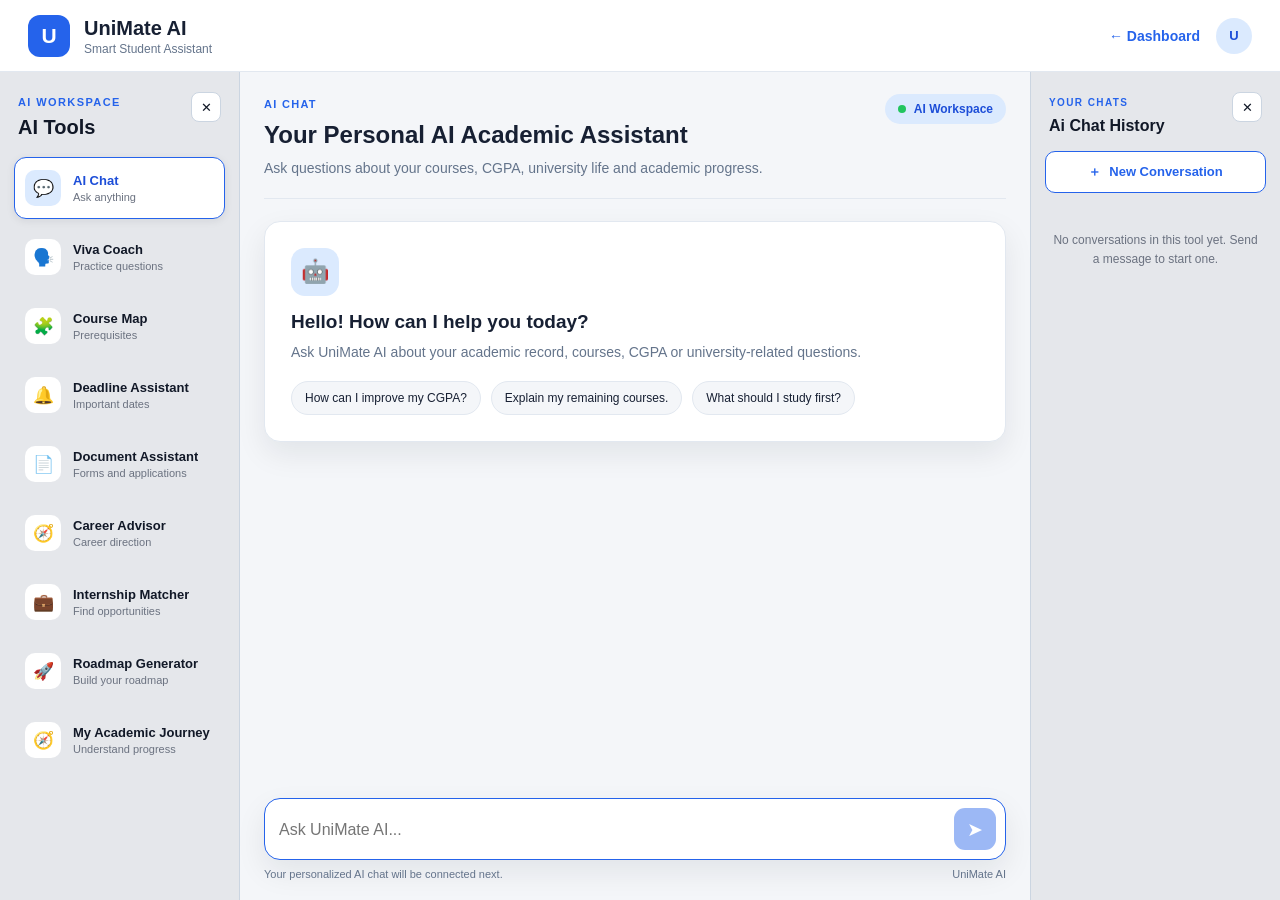
<file: frontend/ai-assistant.html>
<!DOCTYPE html>
<html lang="en">
<head>
    <meta charset="UTF-8">
    <meta name="viewport" content="width=device-width, initial-scale=1.0">
    <title>UniMate AI Assistant</title>
    <link rel="stylesheet" href="css/ai-assistant.css">
</head>
<body class="theme-chat">

    <div class="ai-app">

        <header class="ai-header">
            <div class="ai-brand">
                <button class="mobile-sidebar-button" id="openToolsSidebar" aria-label="Open tools sidebar">☰</button>
                <div class="brand-logo">U</div>
                <div>
                    <h1>UniMate AI</h1>
                    <p>Smart Student Assistant</p>
                </div>
            </div>

            <div class="header-actions">
                <a href="dashboard.html" class="back-dashboard">← Dashboard</a>
                <div class="student-avatar" id="studentAvatar">U</div>
                <button class="mobile-sidebar-button" id="openHistorySidebarMobile" aria-label="Open chat history sidebar">🕘</button>
            </div>
        </header>

        <main class="ai-workspace">

            <aside class="tools-sidebar" id="toolsSidebar">
                <div class="tools-heading">
                    <div>
                        <span>AI WORKSPACE</span>
                        <h2>AI Tools</h2>
                    </div>
                    <button class="sidebar-close-btn" id="closeToolsSidebar" aria-label="Close tools sidebar">✕</button>
                </div>

                <div class="tools-list">
                    <button class="tool-button active" data-tool="chat" type="button">
                        <span class="tool-icon">💬</span>
                        <span class="tool-text"><strong>AI Chat</strong><small>Ask anything</small></span>
                    </button>

                    <button class="tool-button" data-tool="viva" type="button">
                        <span class="tool-icon">🗣️</span>
                        <span class="tool-text"><strong>Viva Coach</strong><small>Practice questions</small></span>
                    </button>

                    <button class="tool-button" data-tool="course-map" type="button">
                        <span class="tool-icon">🧩</span>
                        <span class="tool-text"><strong>Course Map</strong><small>Prerequisites</small></span>
                    </button>

                    <button class="tool-button" data-tool="deadlines" type="button">
                        <span class="tool-icon">🔔</span>
                        <span class="tool-text"><strong>Deadline Assistant</strong><small>Important dates</small></span>
                    </button>

                    <button class="tool-button" data-tool="documents" type="button">
                        <span class="tool-icon">📄</span>
                        <span class="tool-text"><strong>Document Assistant</strong><small>Forms and applications</small></span>
                    </button>

                    <button class="tool-button" data-tool="career" type="button">
                        <span class="tool-icon">🧭</span>
                        <span class="tool-text"><strong>Career Advisor</strong><small>Career direction</small></span>
                    </button>

                    <button class="tool-button" data-tool="internships" type="button">
                        <span class="tool-icon">💼</span>
                        <span class="tool-text"><strong>Internship Matcher</strong><small>Find opportunities</small></span>
                    </button>

                    <button class="tool-button" data-tool="roadmap" type="button">
                        <span class="tool-icon">🚀</span>
                        <span class="tool-text"><strong>Roadmap Generator</strong><small>Build your roadmap</small></span>
                    </button>

                    <button class="tool-button" data-tool="journey" type="button">
                        <span class="tool-icon">🧭</span>
                        <span class="tool-text"><strong>My Academic Journey</strong><small>Understand progress</small></span>
                    </button>
                </div>
            </aside>

            <button class="sidebar-handle sidebar-handle-left" id="openToolsHandle" aria-label="Open tools sidebar">›</button>

            <section class="ai-content">
                <div class="content-top">
                    <div>
                        <span class="tool-label" id="selectedToolLabel">AI CHAT</span>
                        <h2 id="selectedToolTitle">Your Personal AI Academic Assistant</h2>
                        <p id="selectedToolDescription">
                            Ask questions about your courses, CGPA, university life and academic progress.
                        </p>
                    </div>

                    <div class="ai-status">
                        <span></span>
                        AI Workspace
                    </div>
                </div>

                <div class="welcome-card" id="welcomeCard">
                    <div class="welcome-icon">🤖</div>
                    <h3 id="welcomeTitle">Hello! How can I help you today?</h3>
                    <p id="welcomeDescription">Ask UniMate AI about your academic record, courses, CGPA or university-related questions.</p>

                    <div class="suggestion-list" id="suggestionList">
                        <button type="button" class="suggestion-button">How can I improve my CGPA?</button>
                        <button type="button" class="suggestion-button">Explain my remaining courses.</button>
                        <button type="button" class="suggestion-button">What should I study first?</button>
                    </div>
                </div>

                <div class="chat-messages" id="chatMessages"></div>

                <div class="input-area">
                    <div class="input-wrapper">
                        <textarea id="aiInput" rows="1" placeholder="Ask UniMate AI..."></textarea>
                        <button id="sendButton" type="button" aria-label="Send message" disabled>➤</button>
                    </div>

                    <div class="input-footer">
                        <span id="inputHint">Your AI assistant is ready.</span>
                        <span>UniMate AI</span>
                    </div>
                </div>
            </section>

            <button class="sidebar-handle sidebar-handle-right" id="openHistoryHandle" aria-label="Open chat history sidebar">‹</button>

            <aside class="history-sidebar" id="historySidebar">
                <div class="sidebar-heading">
                    <div>
                        <span class="sidebar-label">YOUR CHATS</span>
                        <h3 id="historyTitle">AI Chat History</h3>
                    </div>

                    <button class="sidebar-close-btn" id="closeHistorySidebar" aria-label="Close chat history sidebar">✕</button>
                </div>

                <button class="new-chat-button" id="newChatButton" type="button">
                    <span>＋</span>
                    New Conversation
                </button>

                <div class="history-list" id="historyList"></div>
            </aside>
        </main>
    </div>

    <div class="sidebar-overlay" id="sidebarOverlay"></div>

    <script src="script/ai-assistant.js"></script>
</body>
</html>
</file>
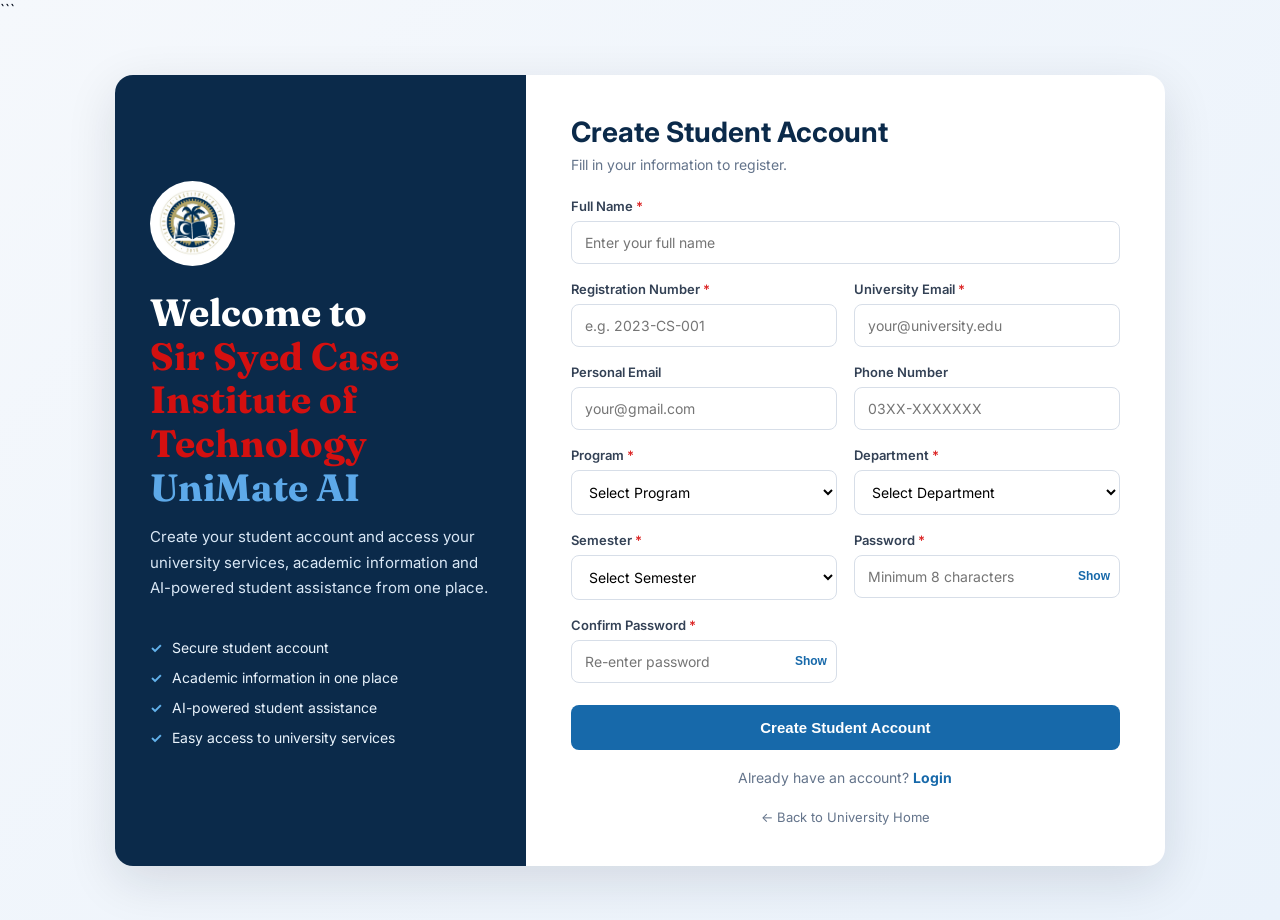
<file: frontend/register.html>
<!DOCTYPE html>

<html lang="en">
<head>
    <meta charset="UTF-8">
    <meta name="viewport" content="width=device-width, initial-scale=1.0">

```
<title>Student Registration | UniMate AI</title>

<!-- Existing project fonts -->
<link rel="preconnect" href="https://fonts.googleapis.com">
<link rel="preconnect" href="https://fonts.gstatic.com" crossorigin>
<link href="https://fonts.googleapis.com/css2?family=Fraunces:opsz,wght@9..144,400;9..144,600&family=Inter:wght@400;500;600;700&display=swap" rel="stylesheet">
<style>
    * {
        margin: 0;
        padding: 0;
        box-sizing: border-box;
    }

    body {
        font-family: "Inter", sans-serif;
        min-height: 100vh;
        background: linear-gradient(135deg, #f5f8fc, #eaf2fb);
        color: #111827;
    }

    .page {
        min-height: 100vh;
        display: flex;
        align-items: center;
        justify-content: center;
        padding: 30px 20px;
    }

    .register-container {
        width: 100%;
        max-width: 1050px;
        display: grid;
        grid-template-columns: 0.9fr 1.4fr;
        background: #ffffff;
        border-radius: 18px;
        overflow: hidden;
        box-shadow: 0 15px 50px rgba(15, 23, 42, 0.12);
    }

    /* LEFT SIDE */
    .welcome-section {
        background: #0b2a4a;
        color: white;
        padding: 45px 35px;
        display: flex;
        flex-direction: column;
        justify-content: center;
    }

    .logo {
        width: 85px;
        height: 85px;
        object-fit: contain;
        background: white;
        border-radius: 50%;
        padding: 8px;
        margin-bottom: 25px;
    }

    .welcome-section h1 {
        font-family: "Fraunces", serif;
        font-size: 38px;
        line-height: 1.15;
        margin-bottom: 15px;
    }

    .welcome-section h1 span {
        color: #5da9e9;
    }

    .welcome-section p {
        color: #d9e7f5;
        line-height: 1.7;
        font-size: 15px;
        margin-bottom: 25px;
    }

    .features {
        list-style: none;
    }

    .features li {
        margin: 13px 0;
        color: #e9f3fc;
        font-size: 14px;
    }

    .features li::before {
        content: "✓";
        color: #63b3ed;
        font-weight: 700;
        margin-right: 10px;
    }

    /* RIGHT SIDE */
    .form-section {
        padding: 40px 45px;
    }

    .form-header {
        margin-bottom: 25px;
    }

    .form-header h2 {
        font-size: 28px;
        color: #0b2a4a;
        margin-bottom: 7px;
    }

    .form-header p {
        color: #64748b;
        font-size: 14px;
    }

    .form-grid {
        display: grid;
        grid-template-columns: 1fr 1fr;
        gap: 17px;
    }

    .form-group {
        display: flex;
        flex-direction: column;
    }

    .full-width {
        grid-column: 1 / -1;
    }

    label {
        font-size: 13px;
        font-weight: 600;
        color: #334155;
        margin-bottom: 7px;
    }

    input,
    select {
        width: 100%;
        padding: 12px 13px;
        border: 1px solid #d7dee8;
        border-radius: 8px;
        outline: none;
        background: #ffffff;
        font-family: inherit;
        font-size: 14px;
        transition: 0.2s;
    }

    input:focus,
    select:focus {
        border-color: #1769aa;
        box-shadow: 0 0 0 3px rgba(23, 105, 170, 0.1);
    }

    .password-wrapper {
        position: relative;
    }

    .password-wrapper input {
        padding-right: 75px;
    }

    .show-password {
        position: absolute;
        right: 10px;
        top: 50%;
        transform: translateY(-50%);
        border: none;
        background: transparent;
        color: #1769aa;
        font-size: 12px;
        font-weight: 600;
        cursor: pointer;
    }

    .register-btn {
        grid-column: 1 / -1;
        border: none;
        border-radius: 8px;
        padding: 14px;
        background: #1769aa;
        color: white;
        font-size: 15px;
        font-weight: 700;
        cursor: pointer;
        transition: 0.2s;
        margin-top: 5px;
    }

    .register-btn:hover {
        background: #0f558d;
    }

    .login-link {
        grid-column: 1 / -1;
        text-align: center;
        color: #64748b;
        font-size: 14px;
        margin-top: 2px;
    }

    .login-link a {
        color: #1769aa;
        font-weight: 700;
        text-decoration: none;
    }

    .login-link a:hover {
        text-decoration: underline;
    }

    .back-home {
        text-align: center;
        margin-top: 20px;
    }

    .back-home a {
        color: #64748b;
        font-size: 13px;
        text-decoration: none;
    }

    .back-home a:hover {
        color: #1769aa;
    }

    .required {
        color: #dc2626;
    }

    /* MOBILE */
    @media (max-width: 800px) {
        .register-container {
            grid-template-columns: 1fr;
            max-width: 600px;
        }

        .welcome-section {
            padding: 35px 30px;
        }

        .welcome-section h1 {
            font-size: 32px;
        }

        .features {
            display: none;
        }

        .form-section {
            padding: 35px 30px;
        }
    }

    @media (max-width: 550px) {
        .page {
            padding: 15px;
        }

        .form-section {
            padding: 28px 20px;
        }

        .welcome-section {
            padding: 30px 20px;
        }

        .form-grid {
            grid-template-columns: 1fr;
        }

        .full-width,
        .register-btn,
        .login-link {
            grid-column: auto;
        }

        .logo {
            width: 70px;
            height: 70px;
        }

        .welcome-section h1 {
            font-size: 28px;
        }

        .form-header h2 {
            font-size: 24px;
        }
    }
</style>

</head>

<body>

<div class="page">
<div class="register-container">

    <!-- LEFT / WELCOME -->
    <section class="welcome-section">

        <!-- Change this filename only if your logo has a different name -->
        <img
            src="images/Sir Syed Case Institute.jpg"
            alt="University Logo"
            class="logo"
        >

        <h1>
            Welcome to<br> <span style="color: rgb(212, 16, 16);">Sir Syed Case Institute of Technology</span><br><span>UniMate AI</span>
        </h1>

        <p>
            Create your student account and access your university
            services, academic information and AI-powered student
            assistance from one place.
        </p>

        <ul class="features">
            <li>Secure student account</li>
            <li>Academic information in one place</li>
            <li>AI-powered student assistance</li>
            <li>Easy access to university services</li>
        </ul>

    </section>


    <!-- RIGHT / FORM -->
    <section class="form-section">

        <div class="form-header">
            <h2>Create Student Account</h2>
            <p>Fill in your information to register.</p>
        </div>

        <form id="registerForm">

            <div class="form-grid">

                <!-- FULL NAME -->
                <div class="form-group full-width">
                    <label for="fullName">
                        Full Name <span class="required">*</span>
                    </label>

                    <input
                        type="text"
                        id="fullName"
                        name="fullName"
                        placeholder="Enter your full name"
                        required
                    >
                </div>


                <!-- REGISTRATION NUMBER -->
                <div class="form-group">
                    <label for="registrationNumber">
                        Registration Number <span class="required">*</span>
                    </label>

                    <input
                        type="text"
                        id="registrationNumber"
                        name="registrationNumber"
                        placeholder="e.g. 2023-CS-001"
                        required
                    >
                </div>


                <!-- UNIVERSITY EMAIL -->
                <div class="form-group">
                    <label for="universityEmail">
                        University Email <span class="required">*</span>
                    </label>

                    <input
                        type="email"
                        id="universityEmail"
                        name="universityEmail"
                        placeholder="your@university.edu"
                        required
                    >
                </div>


                <!-- PERSONAL EMAIL -->
                <div class="form-group">
                    <label for="personalEmail">
                        Personal Email
                    </label>

                    <input
                        type="email"
                        id="personalEmail"
                        name="personalEmail"
                        placeholder="your@gmail.com"
                    >
                </div>


                <!-- PHONE -->
                <div class="form-group">
                    <label for="phoneNumber">
                        Phone Number
                    </label>

                    <input
                        type="tel"
                        id="phoneNumber"
                        name="phoneNumber"
                        placeholder="03XX-XXXXXXX"
                    >
                </div>


                <!-- PROGRAM -->
                <div class="form-group">
                    <label for="program">
                        Program <span class="required">*</span>
                    </label>

                    <select id="program" name="program" required>
                        <option value="">Select Program</option>
                        <option value="BS Computer Science">BS Computer Science</option>
                        <option value="BS Software Engineering">BS Software Engineering</option>
                        <option value="BS Information Technology">BS Information Technology</option>
                        <option value="BS Artificial Intelligence">BS Artificial Intelligence</option>
                        <option value="BS Data Science">BS Data Science</option>
                    </select>
                </div>


                <!-- DEPARTMENT -->
                <div class="form-group">
                    <label for="department">
                        Department <span class="required">*</span>
                    </label>

                    <select id="department" name="department" required>
                        <option value="">Select Department</option>
                        <option value="Computer Science">Computer Science</option>
                        <option value="Software Engineering">Software Engineering</option>
                        <option value="Information Technology">Information Technology</option>
                        <option value="Artificial Intelligence">Artificial Intelligence</option>
                        <option value="Data Science">Data Science</option>
                    </select>
                </div>


                <!-- SEMESTER -->
                <div class="form-group">
                    <label for="semester">
                        Semester <span class="required">*</span>
                    </label>

                    <select id="semester" name="semester" required>
                        <option value="">Select Semester</option>
                        <option value="1">1st Semester</option>
                        <option value="2">2nd Semester</option>
                        <option value="3">3rd Semester</option>
                        <option value="4">4th Semester</option>
                        <option value="5">5th Semester</option>
                        <option value="6">6th Semester</option>
                        <option value="7">7th Semester</option>
                        <option value="8">8th Semester</option>
                    </select>
                </div>


                <!-- PASSWORD -->
                <div class="form-group">
                    <label for="password">
                        Password <span class="required">*</span>
                    </label>

                    <div class="password-wrapper">
                        <input
                            type="password"
                            id="password"
                            name="password"
                            placeholder="Minimum 8 characters"
                            minlength="8"
                            required
                        >

                        <button
                            type="button"
                            class="show-password"
                            onclick="togglePassword('password', this)"
                        >
                            Show
                        </button>
                    </div>
                </div>


                <!-- CONFIRM PASSWORD -->
                <div class="form-group">
                    <label for="confirmPassword">
                        Confirm Password <span class="required">*</span>
                    </label>

                    <div class="password-wrapper">
                        <input
                            type="password"
                            id="confirmPassword"
                            name="confirmPassword"
                            placeholder="Re-enter password"
                            minlength="8"
                            required
                        >

                        <button
                            type="button"
                            class="show-password"
                            onclick="togglePassword('confirmPassword', this)"
                        >
                            Show
                        </button>
                    </div>
                </div>


                <!-- REGISTER -->
                <button
                    type="submit"
                    class="register-btn"
                >
                    Create Student Account
                </button>


                <!-- LOGIN -->
                <div class="login-link">
                    Already have an account?
                    <a href="login.html">Login</a>
                </div>

            </div>

        </form>

        <div class="back-home">
            <a href="index.html">← Back to University Home</a>
        </div>

    </section>

</div>


</div>

<script>

    function togglePassword(inputId, button) {

        const input = document.getElementById(inputId);

        if (input.type === "password") {
            input.type = "text";
            button.textContent = "Hide";
        } else {
            input.type = "password";
            button.textContent = "Show";
        }

    }

</script>

<script src="script/auth.js"></script>

</body>
</html>
</file>
<file: frontend/css/ai-assistant.css>
/* =========================================================
   UNIMATE AI ASSISTANT — STYLES
   Structure:
   1. Root variables (brand + sidebar palette)
   2. Reset & base
   3. App shell (header, workspace)
   4. Left tools sidebar
   5. Sidebar collapse handles
   6. Main chat area (content-top, welcome card, messages, input)
   7. Right history sidebar
   8. Tool color themes
   9. Responsive: laptop / tablet-and-below drawers / phones
========================================================= */

/* 1. Root variables */

:root {
    /* Brand / theme (overridden per tool below) */
    --primary-color: #2563eb;
    --secondary-color: #dbeafe;
    --accent-color: #1d4ed8;

    /* Page + card surfaces */
    --page-background: #f4f6f9;
    --card-background: #ffffff;
    --text-color: #172033;
    --muted-color: #64748b;
    --border-color: #e2e8f0;
    --shadow: 0 12px 30px rgba(15, 23, 42, 0.08);

    /* Sidebar palette — stays gray regardless of active tool theme */
    --sidebar-background: #e5e7eb;
    --sidebar-background-dark: #d1d5db;
    --sidebar-border: #cbd5e1;
    --sidebar-text: #111827;
    --sidebar-muted: #6b7280;
    --sidebar-hover: #d8dbe0;
    --sidebar-item-bg: #eef0f2;

    --header-height: 72px;
}

/* 2. Reset & base */

* {
    margin: 0;
    padding: 0;
    box-sizing: border-box;
}

html, body {
    height: 100%;
}

body {
    background: var(--page-background);
    color: var(--text-color);
    font-family: "Segoe UI", Arial, sans-serif;
    overflow: hidden;
}

button,
textarea {
    font: inherit;
    color: inherit;
}

button {
    cursor: pointer;
}

button:focus-visible,
textarea:focus-visible,
a:focus-visible {
    outline: 2px solid var(--primary-color);
    outline-offset: 2px;
}

img {
    max-width: 100%;
    display: block;
}

/* 3. App shell */

.ai-app {
    height: 100vh;
    height: 100dvh;
    height: var(--app-height, 100dvh);
    display: flex;
    flex-direction: column;
}

.ai-header {
    flex-shrink: 0;
    min-height: var(--header-height);
    padding: 14px 28px;
    background: var(--card-background);
    border-bottom: 1px solid var(--border-color);
    display: flex;
    align-items: center;
    justify-content: space-between;
    gap: 20px;
    z-index: 20;
}

.ai-brand {
    display: flex;
    align-items: center;
    gap: 14px;
}

.brand-logo {
    width: 42px;
    height: 42px;
    border-radius: 12px;
    background: var(--primary-color);
    color: #ffffff;
    display: grid;
    place-items: center;
    font-size: 21px;
    font-weight: 800;
    flex-shrink: 0;
}

.ai-brand h1 {
    font-size: 20px;
    line-height: 1.2;
}

.ai-brand p {
    margin-top: 2px;
    color: var(--muted-color);
    font-size: 12px;
}

.header-actions {
    display: flex;
    align-items: center;
    gap: 16px;
}

.back-dashboard {
    color: var(--primary-color);
    text-decoration: none;
    font-weight: 700;
    font-size: 14px;
    white-space: nowrap;
}

.back-dashboard:hover {
    text-decoration: underline;
}

.student-avatar {
    width: 36px;
    height: 36px;
    border-radius: 50%;
    background: var(--secondary-color);
    color: var(--accent-color);
    display: grid;
    place-items: center;
    font-weight: 800;
    font-size: 13px;
    flex-shrink: 0;
}

.mobile-sidebar-button {
    display: none;
    align-items: center;
    justify-content: center;
    width: 38px;
    height: 38px;
    border: 1px solid var(--border-color);
    border-radius: 10px;
    background: #ffffff;
    color: var(--text-color);
    font-size: 17px;
    flex-shrink: 0;
}

.mobile-sidebar-button:hover {
    background: var(--secondary-color);
    border-color: var(--primary-color);
}

.ai-workspace {
    flex: 1;
    min-height: 0;
    display: flex;
    position: relative;
    overflow: hidden;
}

/* 4. Left tools sidebar */

.tools-sidebar {
    flex: 0 0 268px;
    width: 268px;
    min-height: 0;
    display: flex;
    flex-direction: column;
    background: var(--sidebar-background);
    border-right: 1px solid var(--sidebar-border);
}

.tools-heading {
    flex-shrink: 0;
    padding: 20px 18px 14px;
    display: flex;
    align-items: flex-start;
    justify-content: space-between;
    gap: 10px;
}

.tools-heading span {
    color: var(--primary-color);
    font-size: 11px;
    font-weight: 800;
    letter-spacing: 1.4px;
}

.tools-heading h2 {
    margin-top: 6px;
    font-size: 20px;
    color: var(--sidebar-text);
}

.tools-list {
    flex: 1;
    min-height: 0;
    overflow-y: auto;
    padding: 4px 14px 18px;
}

.tool-button {
    width: 100%;
    display: flex;
    align-items: center;
    gap: 12px;
    text-align: left;
    padding: 12px 10px;
    margin-bottom: 7px;
    border: 1px solid transparent;
    border-radius: 12px;
    background: transparent;
    color: var(--sidebar-text);
    transition: background 0.2s ease, border-color 0.2s ease, transform 0.15s ease;
}

.tool-button:hover {
    background: var(--sidebar-hover);
}

.tool-button.active {
    background: #ffffff;
    border-color: var(--primary-color);
    color: var(--accent-color);
    box-shadow: 0 2px 8px rgba(15, 23, 42, 0.08);
}

.tool-icon {
    width: 36px;
    height: 36px;
    flex: 0 0 36px;
    border-radius: 10px;
    background: #ffffff;
    display: grid;
    place-items: center;
    font-size: 17px;
}

.tool-button.active .tool-icon {
    background: var(--secondary-color);
}

.tool-text {
    min-width: 0;
    display: flex;
    flex-direction: column;
    gap: 3px;
}

.tool-text strong {
    font-size: 13px;
    font-weight: 700;
    white-space: nowrap;
    overflow: hidden;
    text-overflow: ellipsis;
}

.tool-text small {
    font-size: 11px;
    color: var(--sidebar-muted);
}

/* Scrollbars for internal scroll regions */

.tools-list::-webkit-scrollbar,
.history-list::-webkit-scrollbar,
.chat-messages::-webkit-scrollbar {
    width: 6px;
}

.tools-list::-webkit-scrollbar-thumb,
.history-list::-webkit-scrollbar-thumb,
.chat-messages::-webkit-scrollbar-thumb {
    background: #c3cad4;
    border-radius: 20px;
}

/* 5. Sidebar close buttons + collapse handles */

.sidebar-close-btn {
    flex-shrink: 0;
    width: 30px;
    height: 30px;
    border: 1px solid var(--sidebar-border);
    border-radius: 8px;
    background: #ffffff;
    color: var(--sidebar-text);
    font-size: 13px;
    display: flex;
    align-items: center;
    justify-content: center;
    transition: background 0.2s ease, color 0.2s ease;
}

.sidebar-close-btn:hover {
    background: var(--primary-color);
    color: #ffffff;
}

.sidebar-handle {
    display: none;
    position: absolute;
    top: 50%;
    transform: translateY(-50%);
    width: 22px;
    height: 56px;
    align-items: center;
    justify-content: center;
    border: 1px solid var(--sidebar-border);
    background: var(--sidebar-background);
    color: var(--sidebar-text);
    font-size: 16px;
    z-index: 15;
}

.sidebar-handle-left {
    left: 0;
    border-radius: 0 10px 10px 0;
}

.sidebar-handle-right {
    right: 0;
    border-radius: 10px 0 0 10px;
}

.sidebar-handle:hover {
    background: var(--sidebar-hover);
}

.tools-sidebar.collapsed {
    display: none;
}

.history-sidebar.collapsed {
    display: none;
}

.ai-workspace.tools-collapsed .sidebar-handle-left {
    display: flex;
}

.ai-workspace.history-collapsed .sidebar-handle-right {
    display: flex;
}

/* 6. Main chat area */

.ai-content {
    flex: 1 1 auto;
    min-width: 0;
    min-height: 0;
    display: flex;
    flex-direction: column;
    padding: 26px 30px 0;
    background: var(--page-background);
}

.content-top {
    flex-shrink: 0;
    display: flex;
    align-items: flex-start;
    justify-content: space-between;
    gap: 18px;
    padding-bottom: 18px;
    border-bottom: 1px solid var(--border-color);
}

.tool-label {
    color: var(--primary-color);
    font-size: 11px;
    font-weight: 800;
    letter-spacing: 1.3px;
}

.content-top h2 {
    margin-top: 8px;
    font-size: 24px;
    line-height: 1.25;
}

.content-top p {
    margin-top: 8px;
    color: var(--muted-color);
    line-height: 1.55;
    max-width: 620px;
    font-size: 14px;
}

.ai-status {
    flex-shrink: 0;
    display: flex;
    align-items: center;
    gap: 8px;
    padding: 8px 13px;
    border-radius: 20px;
    background: var(--secondary-color);
    color: var(--accent-color);
    font-size: 12px;
    font-weight: 700;
    white-space: nowrap;
}

.ai-status span {
    width: 8px;
    height: 8px;
    border-radius: 50%;
    background: #22c55e;
}

/* Welcome card */

.welcome-card {
    flex-shrink: 0;
    margin-top: 22px;
    padding: 26px;
    border: 1px solid var(--border-color);
    border-radius: 16px;
    background: var(--card-background);
    box-shadow: var(--shadow);
}

.welcome-icon {
    width: 48px;
    height: 48px;
    display: grid;
    place-items: center;
    border-radius: 14px;
    background: var(--secondary-color);
    font-size: 23px;
}

.welcome-card h3 {
    margin-top: 15px;
    font-size: 19px;
}

.welcome-card p {
    margin-top: 8px;
    color: var(--muted-color);
    line-height: 1.6;
    font-size: 14px;
}

.suggestion-list {
    display: flex;
    flex-wrap: wrap;
    gap: 10px;
    margin-top: 18px;
}

.suggestion-button {
    padding: 9px 13px;
    border: 1px solid var(--border-color);
    border-radius: 20px;
    background: var(--page-background);
    color: var(--text-color);
    font-size: 12px;
    transition: border-color 0.2s ease, color 0.2s ease;
}

.suggestion-button:hover {
    border-color: var(--primary-color);
    color: var(--primary-color);
}

/* Messages — the scrollable region */

.chat-messages {
    flex: 1;
    min-height: 0;
    overflow-y: auto;
    padding: 20px 4px 16px;
}

.message {
    display: flex;
    gap: 12px;
    margin-bottom: 16px;
    max-width: 100%;
}

.message-avatar {
    width: 34px;
    height: 34px;
    border-radius: 10px;
    background: var(--secondary-color);
    color: var(--accent-color);
    display: grid;
    place-items: center;
    font-size: 11px;
    font-weight: 800;
    flex-shrink: 0;
}

.message-content {
    padding: 12px 15px;
    background: var(--card-background);
    border: 1px solid var(--border-color);
    border-radius: 12px;
    max-width: min(700px, 100%);
    min-width: 0;
}

.message-content strong {
    font-size: 12px;
    color: var(--primary-color);
}

.message-content p {
    margin-top: 6px;
    line-height: 1.6;
    font-size: 14px;
    word-wrap: break-word;
    overflow-wrap: anywhere;
    white-space: pre-wrap;
}

.user-message {
    justify-content: flex-end;
}

.user-message .message-content {
    background: var(--secondary-color);
    border-color: transparent;
}

.user-message .message-avatar {
    order: 2;
    background: var(--primary-color);
    color: #ffffff;
}

/* Typing indicator */

.typing-indicator .message-content {
    display: flex;
    align-items: center;
    padding: 14px 16px;
}

.typing-dots {
    display: flex;
    gap: 4px;
}

.typing-dots span {
    width: 6px;
    height: 6px;
    border-radius: 50%;
    background: var(--muted-color);
    animation: typing-bounce 1.1s infinite ease-in-out;
}

.typing-dots span:nth-child(2) {
    animation-delay: 0.15s;
}

.typing-dots span:nth-child(3) {
    animation-delay: 0.3s;
}

@keyframes typing-bounce {
    0%, 60%, 100% {
        transform: translateY(0);
        opacity: 0.5;
    }
    30% {
        transform: translateY(-4px);
        opacity: 1;
    }
}

/* Input area */

.input-area {
    flex-shrink: 0;
    padding: 14px 0 20px;
    background: var(--page-background);
}

.input-wrapper {
    display: flex;
    align-items: flex-end;
    gap: 10px;
    padding: 9px 9px 9px 14px;
    background: var(--card-background);
    border: 1px solid var(--primary-color);
    border-radius: 16px;
    box-shadow: var(--shadow);
}

.input-wrapper textarea {
    flex: 1;
    resize: none;
    min-height: 24px;
    max-height: 160px;
    overflow-y: auto;
    padding: 8px 0;
    border: none;
    outline: none;
    background: transparent;
    color: var(--text-color);
    line-height: 1.5;
}

.input-wrapper button {
    flex-shrink: 0;
    width: 42px;
    height: 42px;
    border: none;
    border-radius: 11px;
    background: var(--primary-color);
    color: #ffffff;
    font-size: 19px;
    display: grid;
    place-items: center;
    transition: opacity 0.2s ease;
}

.input-wrapper button:disabled {
    opacity: 0.45;
    cursor: not-allowed;
}

.input-wrapper button:not(:disabled):hover {
    background: var(--accent-color);
}

.input-footer {
    display: flex;
    justify-content: space-between;
    gap: 15px;
    margin-top: 8px;
    color: var(--muted-color);
    font-size: 11px;
}

/* 7. Right history sidebar */

.history-sidebar {
    flex: 0 0 280px;
    width: 280px;
    min-height: 0;
    display: flex;
    flex-direction: column;
    background: var(--sidebar-background);
    border-left: 1px solid var(--sidebar-border);
}

.sidebar-heading {
    flex-shrink: 0;
    display: flex;
    align-items: flex-start;
    justify-content: space-between;
    gap: 12px;
    padding: 20px 18px 14px;
}

.sidebar-label {
    font-size: 10px;
    font-weight: 800;
    letter-spacing: 1.4px;
    color: var(--primary-color);
}

.sidebar-heading h3 {
    margin-top: 6px;
    font-size: 16px;
    color: var(--sidebar-text);
    line-height: 1.3;
}

.new-chat-button {
    flex-shrink: 0;
    display: flex;
    align-items: center;
    justify-content: center;
    gap: 8px;
    margin: 0 14px 14px;
    padding: 11px;
    border: 1px solid var(--primary-color);
    border-radius: 10px;
    background: #ffffff;
    color: var(--primary-color);
    font-size: 13px;
    font-weight: 700;
    transition: background 0.2s ease, color 0.2s ease;
}

.new-chat-button:hover {
    background: var(--primary-color);
    color: #ffffff;
}

.history-list {
    flex: 1;
    min-height: 0;
    overflow-y: auto;
    padding: 0 14px 18px;
}

.history-item {
    width: 100%;
    display: block;
    text-align: left;
    padding: 11px 12px;
    margin-bottom: 8px;
    border: 1px solid var(--sidebar-border);
    border-radius: 10px;
    background: var(--sidebar-item-bg);
    color: var(--sidebar-text);
    transition: background 0.2s ease, border-color 0.2s ease;
}

.history-item:hover {
    background: var(--sidebar-hover);
}

.history-item.active {
    background: #ffffff;
    border-color: var(--primary-color);
    box-shadow: 0 2px 8px rgba(15, 23, 42, 0.08);
}

.history-item strong {
    display: block;
    font-size: 12.5px;
    line-height: 1.4;
    color: var(--sidebar-text);
    overflow: hidden;
    text-overflow: ellipsis;
    display: -webkit-box;
    -webkit-line-clamp: 2;
    line-clamp: 2;
    -webkit-box-orient: vertical;
}

.history-item small {
    display: block;
    margin-top: 5px;
    color: var(--sidebar-muted);
    font-size: 10.5px;
}

.empty-history {
    padding: 24px 8px;
    text-align: center;
    color: var(--sidebar-muted);
    font-size: 12px;
    line-height: 1.6;
}

/* Overlay for mobile drawers */

.sidebar-overlay {
    display: none;
    position: fixed;
    inset: 0;
    z-index: 90;
    background: rgba(15, 23, 42, 0.45);
    backdrop-filter: blur(1px);
}

.sidebar-overlay.active {
    display: block;
}

/* 8. Tool color themes (accent only — sidebars stay gray) */

body.theme-chat {
    --primary-color: #2563eb;
    --secondary-color: #dbeafe;
    --accent-color: #1d4ed8;
}

body.theme-viva {
    --primary-color: #9333ea;
    --secondary-color: #f3e8ff;
    --accent-color: #7e22ce;
}

body.theme-course-map {
    --primary-color: #0891b2;
    --secondary-color: #cffafe;
    --accent-color: #0e7490;
}

body.theme-deadlines {
    --primary-color: #ea580c;
    --secondary-color: #ffedd5;
    --accent-color: #c2410c;
}

body.theme-documents {
    --primary-color: #16a34a;
    --secondary-color: #dcfce7;
    --accent-color: #15803d;
}

body.theme-career {
    --primary-color: #4f46e5;
    --secondary-color: #e0e7ff;
    --accent-color: #4338ca;
}

body.theme-internships {
    --primary-color: #059669;
    --secondary-color: #d1fae5;
    --accent-color: #047857;
}

body.theme-roadmap {
    --primary-color: #0891b2;
    --secondary-color: #cffafe;
    --accent-color: #0e7490;
}

body.theme-journey {
    --primary-color: #1e3a8a;
    --secondary-color: #dbeafe;
    --accent-color: #1e40af;
}

/* 9. Responsive */

/* Laptop: slightly narrower sidebars, everything still docked */
@media (max-width: 1280px) {

    .tools-sidebar {
        flex-basis: 240px;
        width: 240px;
    }

    .history-sidebar {
        flex-basis: 250px;
        width: 250px;
    }

    .ai-content {
        padding: 22px 24px 0;
    }
}

/* Tablet and below: both sidebars become overlay drawers so the
   chat area always has full, usable width */
@media (max-width: 1024px) {

    .mobile-sidebar-button {
        display: flex;
    }

    .sidebar-handle {
        display: none !important;
    }

    .ai-workspace {
        overflow: visible;
    }

    .tools-sidebar,
    .history-sidebar {
        position: fixed;
        top: var(--header-height);
        height: calc(var(--app-height, 100dvh) - var(--header-height));
        z-index: 100;
        width: min(300px, 85vw);
        flex-basis: auto;
        transition: transform 0.25s ease;
        box-shadow: 0 0 30px rgba(0, 0, 0, 0.18);
        will-change: transform;
    }

    .tools-list,
    .history-list,
    .chat-messages {
        -webkit-overflow-scrolling: touch;
        overscroll-behavior: contain;
    }

    .sidebar-overlay {
        touch-action: none;
        overscroll-behavior: contain;
    }

    .tools-sidebar {
        left: 0;
        transform: translateX(-100%);
    }

    .history-sidebar {
        right: 0;
        transform: translateX(100%);
    }

    .tools-sidebar.mobile-open,
    .history-sidebar.mobile-open {
        transform: translateX(0);
    }

    /* Collapse state is irrelevant once we're in drawer mode */
    .tools-sidebar.collapsed,
    .history-sidebar.collapsed {
        display: flex;
    }

    .ai-content {
        width: 100%;
    }
}

@media (max-width: 720px) {

    .ai-header {
        padding: 10px 14px;
        gap: 10px;
    }

    .ai-brand h1 {
        font-size: 17px;
    }

    .ai-brand p {
        display: none;
    }

    .back-dashboard {
        font-size: 0;
    }

    .back-dashboard::before {
        content: "←";
        font-size: 16px;
    }

    .ai-content {
        padding: 18px 16px 0;
    }

    .content-top {
        flex-direction: column;
    }

    .content-top h2 {
        font-size: 20px;
    }

    .ai-status {
        align-self: flex-start;
    }

    .welcome-card {
        padding: 20px;
    }

    .message-content {
        max-width: 88%;
    }

    .input-area {
        padding: 12px 0 16px;
    }
}

@media (max-width: 420px) {

    .brand-logo {
        width: 36px;
        height: 36px;
        font-size: 18px;
    }

    .mobile-sidebar-button {
        width: 34px;
        height: 34px;
        font-size: 15px;
    }

    .welcome-card {
        padding: 16px;
    }

    .suggestion-list {
        flex-direction: column;
        align-items: stretch;
    }

    .suggestion-button {
        text-align: center;
    }
}
</file>
